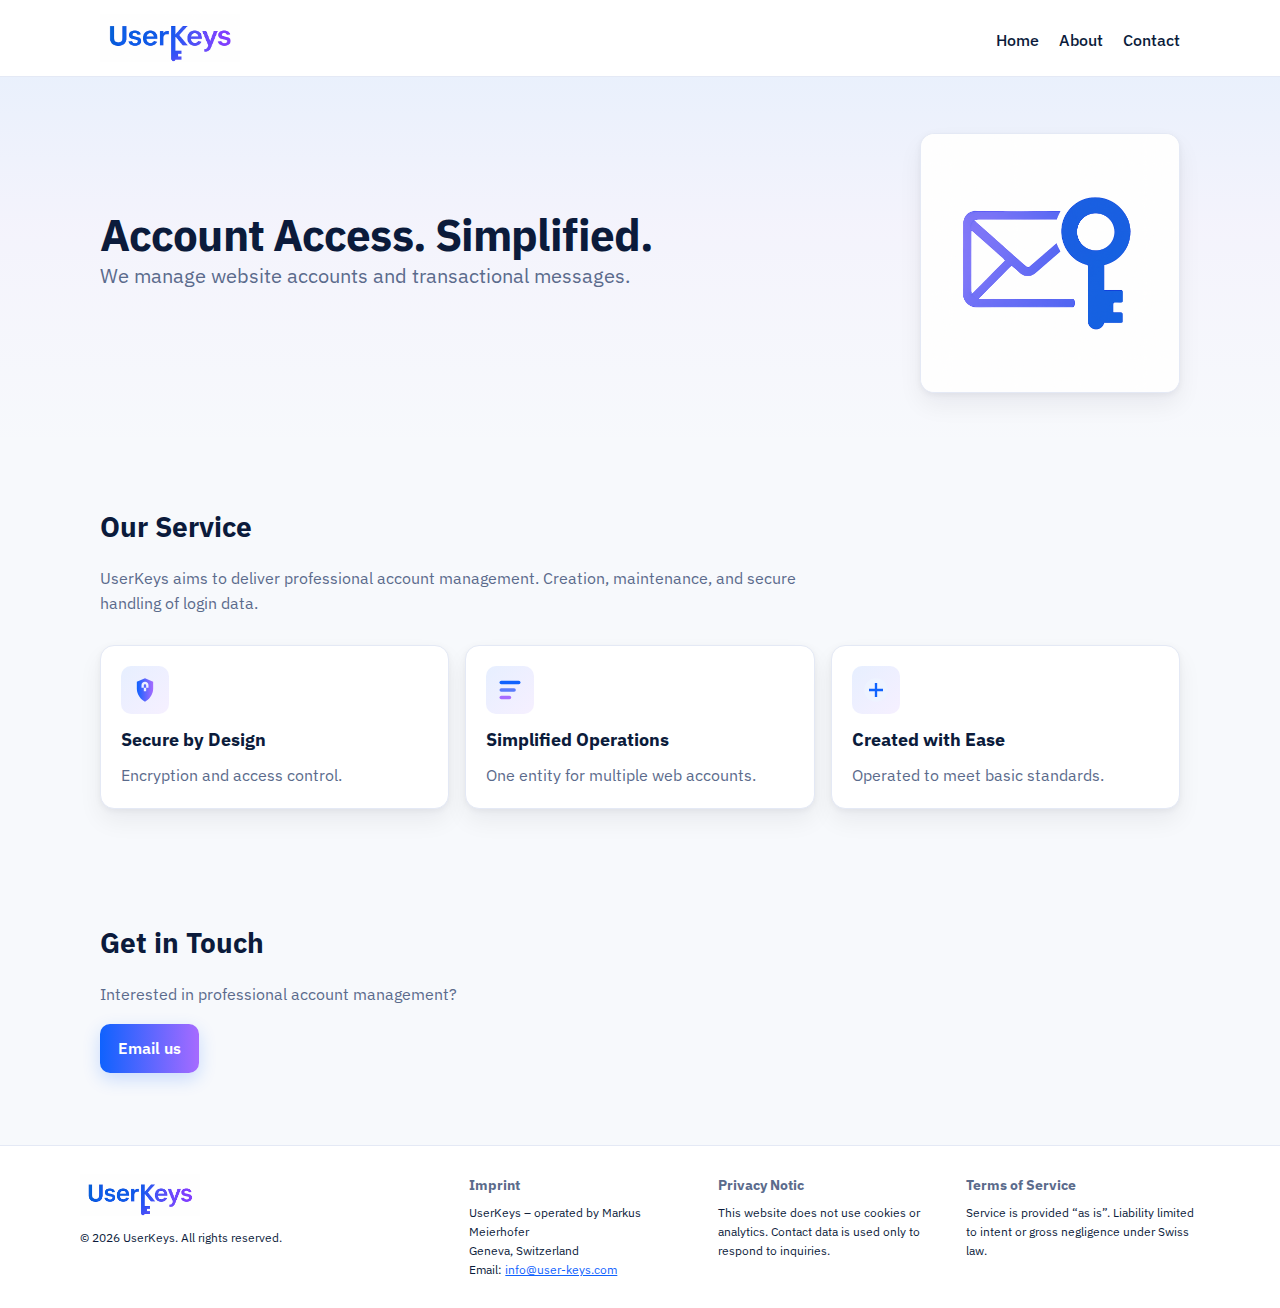
<file: index.html>
<!doctype html>
<html lang="en">
  <head>
    <meta charset="utf-8">
    <meta name="viewport" content="width=device-width, initial-scale=1">
    <meta name="description" content="Swiss account management for websites.">
    <meta name="theme-color" content="#F7F9FC">
    <title>UserKeys – Account Management</title>
    <link rel="preconnect" href="https://fonts.googleapis.com">
    <link rel="preconnect" href="https://fonts.gstatic.com" crossorigin>
    <link href="https://fonts.googleapis.com/css2?family=IBM+Plex+Sans:wght@400;500;600;700&display=swap" rel="stylesheet">
    <link rel="stylesheet" href="./styles.css">
  </head>
  <body>
    <a class="skip-link" href="#home">Skip to content</a>

    <header class="site-header">
      <div class="container header-inner">
        <a class="logo" href="#home" aria-label="UserKeys home">
          <img src="assets/userkeys.png" alt="UserKeys logo" width="140" height="28" />
        </a>
        <nav class="site-nav" aria-label="Primary">
          <ul>
            <li><a href="#home">Home</a></li>
            <li><a href="#about">About</a></li>
            <li><a href="#contact">Contact</a></li>
          </ul>
        </nav>
      </div>
    </header>

    <main>
      <section id="home" class="section hero">
        <div class="container">
          <div class="hero-row">
            <div class="hero-text">
              <h1 class="hero-title">Account Access. Simplified.</h1>
              <p class="hero-subtitle">We manage website accounts and transactional messages.</p>
            </div>
            <div class="hero-media">
              <img src="assets/env.png" alt="Secure account environment illustration">
            </div>
          </div>
          <div class="hero-cta"></div>
        </div>
      </section>

      <section id="about" class="section service">
        <div class="container">
          <header class="section-header">
            <h2>Our Service</h2>
          </header>
          <p class="lead">UserKeys aims to deliver professional account management. Creation, maintenance, and secure handling of login data.</p>

          <div class="cards">
            <article class="card">
              <div class="icon" aria-hidden="true">
                <!-- Shield/lock icon -->
                <svg viewBox="0 0 24 24" width="28" height="28" role="img" aria-label="Secure by Design">
                  <defs>
                    <linearGradient id="grad1" x1="0%" y1="0%" x2="100%" y2="0%">
                      <stop offset="0%" stop-color="#0F62FE"/>
                      <stop offset="100%" stop-color="#A66BFF"/>
                    </linearGradient>
                  </defs>
                  <path fill="url(#grad1)" d="M12 2l7 3v6c0 5-3.8 9.7-7 11-3.2-1.3-7-6-7-11V5l7-3zm-1 8v3h2v-3h-2zm1-5c-1.7 0-3 1.3-3 3v2h2V8c0-.6.4-1 1-1s1 .4 1 1v2h2V8c0-1.7-1.3-3-3-3z"/>
                </svg>
              </div>
              <h3>Secure by Design</h3>
              <p>Encryption and access control.</p>
            </article>

            <article class="card">
              <div class="icon" aria-hidden="true">
                <!-- Simplified operations icon (stacked rectangles) -->
                <svg viewBox="0 0 24 24" width="28" height="28" role="img" aria-label="Simplified Operations">
                  <rect x="3" y="4" width="18" height="3" rx="1.5" fill="#0F62FE"/>
                  <rect x="3" y="10.5" width="14" height="3" rx="1.5" fill="#5B7CFA"/>
                  <rect x="3" y="17" width="10" height="3" rx="1.5" fill="#A66BFF"/>
                </svg>
              </div>
              <h3>Simplified Operations</h3>
              <p>One entity for multiple web accounts.</p>
            </article>

            <article class="card">
              <div class="icon" aria-hidden="true">
                <!-- Swiss reliability icon (cross in circle) -->
                <svg viewBox="0 0 24 24" width="28" height="28" role="img" aria-label="Swiss Reliability">
                  <circle cx="12" cy="12" r="10" fill="#EEF3FF"/>
                  <path d="M11 6h2v5h5v2h-5v5h-2v-5H6v-2h5z" fill="#0F62FE"/>
                </svg>
              </div>
              <h3>Created with Ease</h3>
              <p>Operated to meet basic standards.</p>
            </article>
          </div>
        </div>
      </section>

      <section id="contact" class="section contact">
        <div class="container">
          <header class="section-header">
            <h2>Get in Touch</h2>
          </header>
          <p class="lead">Interested in professional account management?</p>

          <div class="contact-actions" style="margin-top:16px;display:flex;gap:12px;flex-wrap:wrap;align-items:center;">
            <a class="button primary" href="mailto:info@user-keys.com">Email us</a>
          </div>
        </div>
      </section>
    </main>

    <footer class="site-footer">
      <div class="container footer-inner">
        <div class="footer-brand">
          <img src="assets/userkeys.png" alt="UserKeys logo" width="120" height="24" />
          <p class="copyright">© <span id="year"></span> UserKeys. All rights reserved.</p>
        </div>

        <div class="footer-legal">
          <div class="legal-block">
            <h4>Imprint</h4>
            <p>UserKeys – operated by Markus Meierhofer<br>Geneva, Switzerland<br>Email: <a href="mailto:info@user-keys.com">info@user-keys.com</a></p>
          </div>
          <div class="legal-block">
            <h4>Privacy Notic </h4>
            <p>This website does not use cookies or analytics. Contact data is used only to respond to inquiries.</p>
          </div>
          <div class="legal-block">
            <h4>Terms of Service</h4>
            <p>Service is provided “as is”. Liability limited to intent or gross negligence under Swiss law.</p>
          </div>
        </div>
      </div>
    </footer>

    <script>
      // minimal progressive enhancement
      const y = document.getElementById('year');
      if (y) y.textContent = new Date().getFullYear();
    </script>
  </body>
  </html>
</file>
<file: styles.css>
:root{
  --bg:#F7F9FC;
  --text:#0B1B3B;
  --muted:#5B6B8C;
  --blue:#0F62FE;
  --blue-600:#1153d6;
  --violet:#A66BFF;
  --card:#FFFFFF;
  --border:#E4E9F5;
  --shadow:0 2px 6px rgba(16,24,40,.05),0 12px 24px rgba(16,24,40,.06);
}
*{box-sizing:border-box}
html{scroll-behavior:smooth}
body{
  margin:0;
  background:var(--bg);
  color:var(--text);
  font-family:"IBM Plex Sans",system-ui,-apple-system,Segoe UI,Roboto,Ubuntu,"Helvetica Neue",Arial,"Noto Sans",sans-serif;
  font-size:16px;
  line-height:1.6;
  -webkit-font-smoothing:antialiased;
  -moz-osx-font-smoothing:grayscale;
}
.container{max-width:1120px;margin:0 auto;padding:0 20px}
.skip-link{position:absolute;left:-9999px;top:auto;width:1px;height:1px;overflow:hidden}
.skip-link:focus{left:16px;top:16px;width:auto;height:auto;background:#fff;color:#000;padding:8px 12px;border-radius:6px;box-shadow:var(--shadow)}

/* Header */
.site-header{position:sticky;top:0;z-index:50;background:#fff;border-bottom:1px solid var(--border);padding-top:10px}
.header-inner{display:flex;align-items:center;justify-content:space-between;height:64px;margin-bottom:2px}
.site-nav ul{display:flex;gap:20px;list-style:none;margin:0;padding:0}
.site-nav a{color:var(--text);text-decoration:none;font-weight:500;display:inline-block;padding-bottom:2px}
.site-nav a:hover{color:var(--blue)}

/* Hero */
.hero{padding:84px 0 72px;background:linear-gradient(180deg,rgba(15,98,254,.06),rgba(166,107,255,.04) 40%, transparent)}
.hero-wrap{display:block}
.hero-row{display:flex;align-items:center;justify-content:space-between;gap:16px}
.hero-text{max-width:680px}
.hero-row .hero-title{margin:0}
.hero-row .hero-media{margin:0}
@media (max-width:799px){
  .hero-row{flex-direction:column;align-items:flex-start}
}
.hero-content{text-align:left}
@media (min-width:800px){
  .hero-wrap{grid-template-columns:1.2fr .8fr}
  .hero-media{margin-top:0;max-width:260px;justify-self:end;height:100%}
  .hero-media img{width:auto;max-width:100%;height:100%;object-fit:contain}
}
.hero-title{margin:0 0 12px;font-size:clamp(28px,5vw,44px);line-height:1.15;letter-spacing:-.02em}
.hero-subtitle{margin:0 0 24px;color:var(--muted);font-size:clamp(16px,2.2vw,20px)}
.hero-cta{display:flex;gap:12px}
.hero-media{margin-top:16px;border:1px solid var(--border);background:#fff;border-radius:14px;overflow:hidden;box-shadow:var(--shadow)}
.hero-media img{display:block;width:100%;height:auto}

/* Buttons */
.button{display:inline-flex;align-items:center;justify-content:center;padding:12px 18px;border-radius:10px;border:1px solid transparent;text-decoration:none;font-weight:600;transition:all .2s ease}
.button.primary{background:linear-gradient(90deg,var(--blue),var(--violet));color:#fff;box-shadow:0 6px 18px rgba(15,98,254,.2)}
.button.primary:hover{filter:saturate(110%);transform:translateY(-1px)}
.button.ghost{background:#fff;border-color:var(--border);color:var(--text)}
.button.ghost:hover{border-color:var(--blue);color:var(--blue)}
/* Contact button: remove border */
.contact-actions .button.primary{border:0}

/* Sections */
.section{padding:56px 0}
.section-header h2{margin:0 0 12px;font-size:clamp(22px,3.5vw,28px)}
.lead{color:var(--muted);max-width:70ch}

/* Cards */
.cards{display:grid;grid-template-columns:1fr;gap:16px;margin-top:28px}
@media (min-width:700px){.cards{grid-template-columns:repeat(3,1fr)}}
.card{background:var(--card);border:1px solid var(--border);border-radius:14px;padding:20px;box-shadow:var(--shadow)}
.card .icon{width:48px;height:48px;border-radius:10px;background:linear-gradient(135deg,rgba(15,98,254,.1),rgba(166,107,255,.1));display:flex;align-items:center;justify-content:center;margin-bottom:12px}
.card h3{margin:0 0 8px;font-size:18px}
.card p{margin:0;color:var(--muted)}

/* Contact */
.contact-form{margin-top:20px}
.contact-actions{margin-bottom:16px}
.form-grid{display:grid;grid-template-columns:1fr;gap:14px}
.form-grid label{display:flex;flex-direction:column;gap:6px;font-weight:500}
.form-grid input,.form-grid textarea{appearance:none;border:1px solid var(--border);border-radius:10px;padding:12px 14px;background:#fff;font:inherit;color:var(--text);outline:none;transition:border-color .15s ease, box-shadow .15s ease}
.form-grid input:focus,.form-grid textarea:focus{border-color:var(--blue);box-shadow:0 0 0 3px rgba(15,98,254,.14)}
.form-grid .full{grid-column:1}
@media (min-width:700px){.form-grid{grid-template-columns:1fr 1fr}.form-grid .full{grid-column:1 / span 2}}
.form-actions{display:flex;gap:12px;align-items:center;margin-top:12px;flex-wrap:wrap}

/* Footer */
.site-footer{border-top:1px solid var(--border);background:#fff;font-size:9pt}
.footer-inner{display:grid;gap:24px;grid-template-columns:1fr;align-items:start;padding:28px 0}
@media (min-width:900px){.footer-inner{grid-template-columns:1fr 2fr}}
.footer-brand img{display:block;margin-bottom:8px}
.footer-legal{display:grid;gap:14px}
@media (min-width:700px){.footer-legal{grid-template-columns:repeat(3,1fr)}}
.footer-legal .legal-block h4{margin:0 0 6px;font-size:14px;color:var(--muted)}
.footer-legal .legal-block p{margin:0;color:var(--text)}

/* Utilities */
img{max-width:100%;height:auto}
a{color:var(--blue)}
a:hover{color:var(--blue-600)}
</file>
